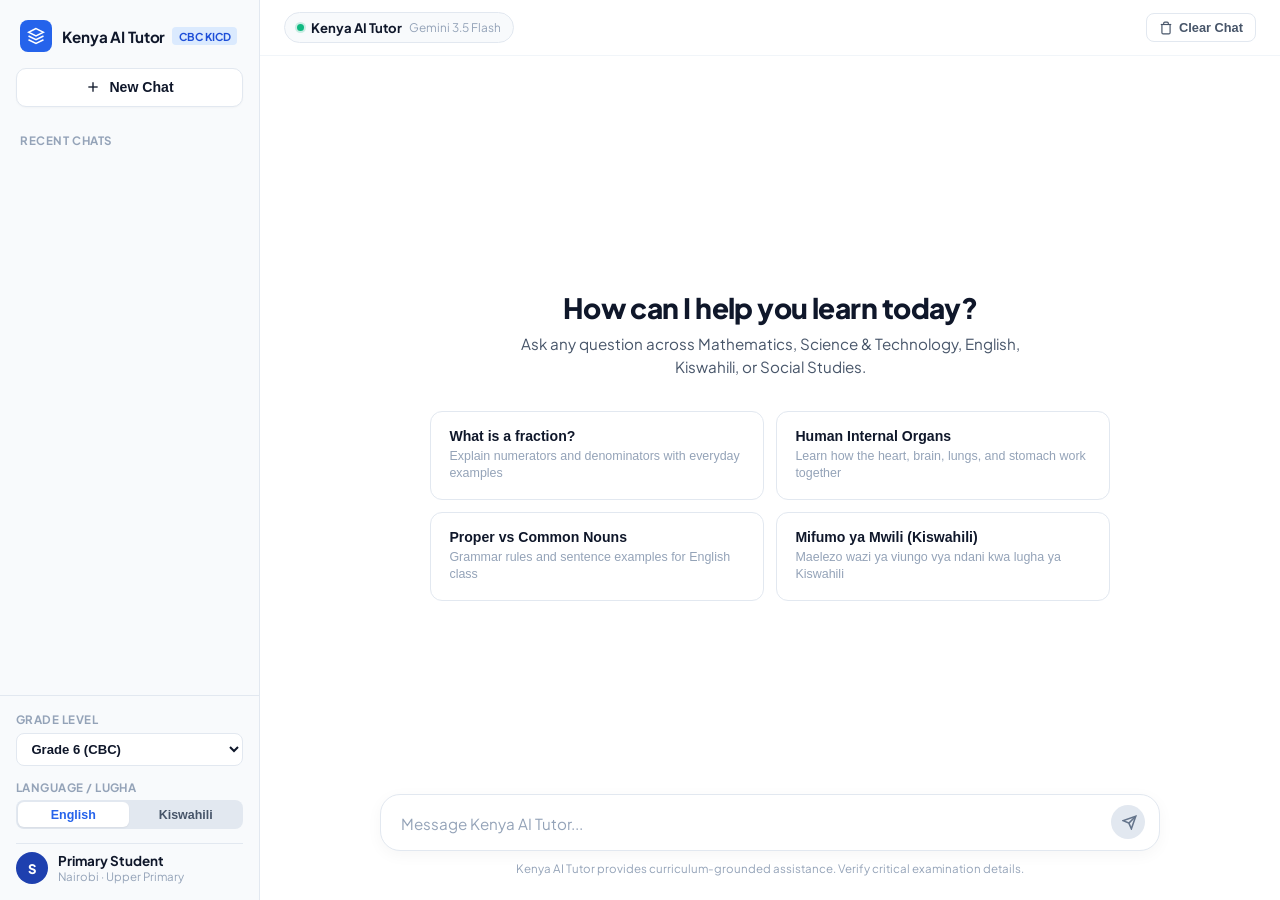
<file: templates/index.html>
<!DOCTYPE html>
<html lang="en">
<head>
  <meta charset="UTF-8">
  <meta name="viewport" content="width=device-width, initial-scale=1.0">
  <title>Kenya AI Tutor — Professional Educational AI</title>
  <link rel="preconnect" href="https://fonts.googleapis.com">
  <link rel="preconnect" href="https://fonts.gstatic.com" crossorigin>
  <link href="https://fonts.googleapis.com/css2?family=Plus+Jakarta+Sans:wght@400;500;600;700;800&family=JetBrains+Mono:wght@400;500;600&display=swap" rel="stylesheet">
  <link rel="stylesheet" href="/static/css/styles.css">
</head>
<body class="chat-app">

  <!-- Left Sidebar (ChatGPT-style) -->
  <aside class="chat-sidebar" id="sidebar">
    <div class="sidebar-top">
      <div class="brand-row">
        <div class="brand-logo">
          <svg viewBox="0 0 24 24" fill="none" stroke="currentColor" stroke-width="2">
            <path d="M12 2L2 7l10 5 10-5-10-5zM2 17l10 5 10-5M2 12l10 5 10-5"/>
          </svg>
        </div>
        <div class="brand-info">
          <span class="brand-name">Kenya AI Tutor</span>
          <span class="brand-badge">CBC KICD</span>
        </div>
      </div>

      <button type="button" class="btn-new-chat" id="btn-new-chat">
        <svg viewBox="0 0 24 24" fill="none" stroke="currentColor" stroke-width="2">
          <line x1="12" y1="5" x2="12" y2="19"></line>
          <line x1="5" y1="12" x2="19" y2="12"></line>
        </svg>
        <span>New Chat</span>
      </button>
    </div>

    <!-- Conversations / Recent Questions -->
    <div class="sidebar-history-section">
      <div class="history-label">Recent Chats</div>
      <div class="history-list" id="history-list">
        <!-- Rendered dynamically -->
      </div>
    </div>

    <!-- Sidebar Bottom Controls -->
    <div class="sidebar-bottom">
      <!-- Grade selector -->
      <div class="control-row">
        <label for="grade-select" class="sidebar-label">Grade Level</label>
        <select id="grade-select" class="select-field">
          <option value="4">Grade 4 (CBC)</option>
          <option value="5">Grade 5 (CBC)</option>
          <option value="6" selected>Grade 6 (CBC)</option>
          <option value="7">Grade 7 (Junior Sec)</option>
        </select>
      </div>

      <!-- Language selector -->
      <div class="control-row">
        <label class="sidebar-label">Language / Lugha</label>
        <div class="lang-switch">
          <button type="button" class="lang-btn active" id="lang-en" data-lang="en">English</button>
          <button type="button" class="lang-btn" id="lang-sw" data-lang="sw">Kiswahili</button>
        </div>
      </div>

      <!-- User footer -->
      <div class="sidebar-user">
        <div class="user-avatar">S</div>
        <div class="user-details">
          <span class="user-name">Primary Student</span>
          <span class="user-sub">Nairobi · Upper Primary</span>
        </div>
      </div>
    </div>
  </aside>

  <!-- Main Chat Workspace (Full Width, Centered Chat Container) -->
  <main class="chat-main">
    <!-- Top Minimalist Bar -->
    <header class="chat-header">
      <div class="header-left">
        <button type="button" class="btn-toggle-sidebar" id="btn-toggle-sidebar" title="Toggle Sidebar">
          <svg viewBox="0 0 24 24" fill="none" stroke="currentColor" stroke-width="2">
            <line x1="3" y1="12" x2="21" y2="12"></line>
            <line x1="3" y1="6" x2="21" y2="6"></line>
            <line x1="3" y1="18" x2="21" y2="18"></line>
          </svg>
        </button>
        <div class="model-badge">
          <span class="status-dot"></span>
          <span class="model-name">Kenya AI Tutor</span>
          <span class="model-version">Gemini 3.5 Flash</span>
        </div>
      </div>

      <div class="header-right">
        <button type="button" class="btn-header-action" id="btn-clear-chat" title="Clear current chat">
          <svg viewBox="0 0 24 24" fill="none" stroke="currentColor" stroke-width="2">
            <polyline points="3 6 5 6 21 6"></polyline>
            <path d="M19 6v14a2 2 0 0 1-2 2H7a2 2 0 0 1-2-2V6m3 0V4a2 2 0 0 1 2-2h4a2 2 0 0 1 2 2v2"></path>
          </svg>
          <span>Clear Chat</span>
        </button>
      </div>
    </header>

    <!-- Scrollable Messages Container -->
    <div class="chat-scroll-area" id="chat-scroll-area">
      <div class="chat-container" id="chat-messages">
        <!-- Initial Welcome Empty State (ChatGPT style) -->
        <div class="chat-welcome-state" id="chat-welcome-state">
          <div class="welcome-icon">
            <svg viewBox="0 0 48 48" fill="none" xmlns="http://www.w3.org/2000/svg">
              <rect width="48" height="48" rx="14" fill="#2563EB"/>
              <path d="M14 16C14 14.8954 14.8954 14 16 14H21.5C23.433 14 25 15.567 25 17.5V31C25 29.6193 23.8807 28.5 22.5 28.5H16C14.8954 28.5 14 27.6046 14 26.5V16Z" fill="white"/>
              <path d="M34 16C34 14.8954 33.1046 14 32 14H26.5C24.567 14 23 15.567 23 17.5V31C23 29.6193 24.1193 28.5 25.5 28.5H32C33.1046 28.5 34 27.6046 34 26.5V16Z" fill="#93C5FD"/>
            </svg>
          </div>
          <h1 class="welcome-title">How can I help you learn today?</h1>
          <p class="welcome-subtitle">Ask any question across Mathematics, Science & Technology, English, Kiswahili, or Social Studies.</p>

          <div class="starter-prompts-grid">
            <button type="button" class="starter-card" data-prompt="What is a fraction and how do numerators and denominators work?">
              <span class="starter-card-title">What is a fraction?</span>
              <span class="starter-card-desc">Explain numerators and denominators with everyday examples</span>
            </button>
            <button type="button" class="starter-card" data-prompt="Explain the main human internal organs and their functions in Science">
              <span class="starter-card-title">Human Internal Organs</span>
              <span class="starter-card-desc">Learn how the heart, brain, lungs, and stomach work together</span>
            </button>
            <button type="button" class="starter-card" data-prompt="What is the difference between proper nouns, common nouns, and collective nouns in English?">
              <span class="starter-card-title">Proper vs Common Nouns</span>
              <span class="starter-card-desc">Grammar rules and sentence examples for English class</span>
            </button>
            <button type="button" class="starter-card" data-prompt="Eleza muundo wa sentensi na kazi za viungo vya mwili katika Kiswahili">
              <span class="starter-card-title">Mifumo ya Mwili (Kiswahili)</span>
              <span class="starter-card-desc">Maelezo wazi ya viungo vya ndani kwa lugha ya Kiswahili</span>
            </button>
          </div>
        </div>
      </div>
    </div>

    <!-- Floating Chat Input Bar (ChatGPT / Claude Style) -->
    <div class="chat-input-wrapper">
      <div class="chat-input-box">
        <form id="chat-form" class="chat-form">
          <textarea
            id="chat-input"
            class="chat-textarea"
            rows="1"
            placeholder="Message Kenya AI Tutor..."
            required
          ></textarea>
          <button type="submit" class="btn-send" id="btn-submit" title="Send message">
            <svg viewBox="0 0 24 24" fill="none" stroke="currentColor" stroke-width="2.5">
              <line x1="22" y1="2" x2="11" y2="13"></line>
              <polygon points="22 2 15 22 11 13 2 9 22 2"></polygon>
            </svg>
          </button>
        </form>
      </div>
      <p class="input-disclaimer">
        Kenya AI Tutor provides curriculum-grounded assistance. Verify critical examination details.
      </p>
    </div>
  </main>

  <script src="/static/js/app.js"></script>
</body>
</html>
</file>
<file: static/css/styles.css>
/**
 * Kenya AI Tutor — Professional Chat LLM Stylesheet
 * High-fidelity, modern minimalist design inspired by ChatGPT & Claude
 */

:root {
  --font-sans: 'Plus Jakarta Sans', -apple-system, BlinkMacSystemFont, 'Segoe UI', Roboto, Helvetica, Arial, sans-serif;
  --font-mono: 'JetBrains Mono', ui-monospace, SFMono-Regular, Menlo, Monaco, Consolas, monospace;

  /* Colors */
  --bg-app: #f8fafc;
  --bg-sidebar: #f8fafc;
  --bg-main: #ffffff;
  --bg-card: #ffffff;
  --bg-card-hover: #f1f5f9;
  --bg-user-bubble: #f1f5f9;
  --border-light: #e2e8f0;
  --border-subtle: #f1f5f9;
  --border-focus: #2563eb;

  --text-main: #0f172a;
  --text-secondary: #475569;
  --text-muted: #94a3b8;
  --text-link: #2563eb;

  --primary-blue: #2563eb;
  --primary-blue-hover: #1d4ed8;
  --primary-light: #eff6ff;

  --sidebar-width: 260px;
  --chat-max-width: 780px;
}

* {
  margin: 0;
  padding: 0;
  box-sizing: border-box;
  -webkit-font-smoothing: antialiased;
}

body.chat-app {
  font-family: var(--font-sans);
  background: var(--bg-app);
  color: var(--text-main);
  height: 100vh;
  width: 100vw;
  overflow: hidden;
  display: flex;
}

/* ── 1. Left Sidebar ──────────────────────────────────────────────────────── */
.chat-sidebar {
  width: var(--sidebar-width);
  height: 100vh;
  background: var(--bg-sidebar);
  border-right: 1px solid var(--border-light);
  display: flex;
  flex-direction: column;
  flex-shrink: 0;
  transition: transform 0.25s ease;
  z-index: 50;
}

.sidebar-top {
  padding: 1.25rem 1rem 0.75rem 1rem;
  display: flex;
  flex-direction: column;
  gap: 1rem;
}

.brand-row {
  display: flex;
  align-items: center;
  gap: 0.65rem;
  padding: 0 0.25rem;
}

.brand-logo {
  width: 32px;
  height: 32px;
  background: var(--primary-blue);
  color: #ffffff;
  border-radius: 8px;
  display: flex;
  align-items: center;
  justify-content: center;
}

.brand-logo svg {
  width: 18px;
  height: 18px;
}

.brand-info {
  display: flex;
  align-items: center;
  gap: 0.45rem;
}

.brand-name {
  font-size: 0.95rem;
  font-weight: 700;
  color: var(--text-main);
  letter-spacing: -0.01em;
}

.brand-badge {
  font-size: 0.68rem;
  font-weight: 700;
  background: #dbeafe;
  color: #1d4ed8;
  padding: 0.15rem 0.4rem;
  border-radius: 4px;
}

.btn-new-chat {
  display: flex;
  align-items: center;
  justify-content: center;
  gap: 0.5rem;
  width: 100%;
  padding: 0.65rem 1rem;
  background: #ffffff;
  border: 1px solid var(--border-light);
  border-radius: 10px;
  color: var(--text-main);
  font-size: 0.88rem;
  font-weight: 600;
  cursor: pointer;
  transition: all 0.15s ease;
  box-shadow: 0 1px 2px rgba(0, 0, 0, 0.03);
}

.btn-new-chat:hover {
  background: #f8fafc;
  border-color: #cbd5e1;
  color: var(--primary-blue);
}

.btn-new-chat svg {
  width: 16px;
  height: 16px;
}

/* History List */
.sidebar-history-section {
  flex: 1;
  overflow-y: auto;
  padding: 0.5rem 0.75rem;
}

.history-label {
  font-size: 0.72rem;
  font-weight: 700;
  text-transform: uppercase;
  letter-spacing: 0.05em;
  color: var(--text-muted);
  padding: 0.4rem 0.5rem;
  margin-bottom: 0.25rem;
}

.history-list {
  display: flex;
  flex-direction: column;
  gap: 0.25rem;
}

.history-item {
  display: flex;
  align-items: center;
  gap: 0.6rem;
  padding: 0.55rem 0.65rem;
  border-radius: 8px;
  font-size: 0.84rem;
  color: var(--text-secondary);
  cursor: pointer;
  text-decoration: none;
  white-space: nowrap;
  overflow: hidden;
  text-overflow: ellipsis;
  transition: all 0.15s ease;
}

.history-item:hover, .history-item.active {
  background: #f1f5f9;
  color: var(--text-main);
}

.history-item svg {
  width: 14px;
  height: 14px;
  flex-shrink: 0;
  color: var(--text-muted);
}

/* Sidebar Bottom Controls */
.sidebar-bottom {
  padding: 1rem;
  border-top: 1px solid var(--border-light);
  display: flex;
  flex-direction: column;
  gap: 0.85rem;
  background: var(--bg-sidebar);
}

.control-row {
  display: flex;
  flex-direction: column;
  gap: 0.35rem;
}

.sidebar-label {
  font-size: 0.72rem;
  font-weight: 700;
  text-transform: uppercase;
  letter-spacing: 0.04em;
  color: var(--text-muted);
}

.select-field {
  width: 100%;
  padding: 0.45rem 0.65rem;
  border-radius: 8px;
  border: 1px solid var(--border-light);
  background: #ffffff;
  color: var(--text-main);
  font-size: 0.82rem;
  font-weight: 600;
  outline: none;
  cursor: pointer;
  transition: border-color 0.15s ease;
}

.select-field:focus {
  border-color: var(--primary-blue);
}

.lang-switch {
  display: flex;
  background: #e2e8f0;
  border-radius: 8px;
  padding: 2px;
  gap: 2px;
}

.lang-btn {
  flex: 1;
  border: none;
  background: transparent;
  padding: 0.35rem;
  font-size: 0.78rem;
  font-weight: 600;
  color: var(--text-secondary);
  border-radius: 6px;
  cursor: pointer;
  transition: all 0.15s ease;
}

.lang-btn.active {
  background: #ffffff;
  color: var(--primary-blue);
  box-shadow: 0 1px 2px rgba(0, 0, 0, 0.05);
}

.sidebar-user {
  display: flex;
  align-items: center;
  gap: 0.65rem;
  padding-top: 0.5rem;
  border-top: 1px solid var(--border-light);
}

.user-avatar {
  width: 32px;
  height: 32px;
  border-radius: 50%;
  background: #1e40af;
  color: #ffffff;
  font-size: 0.82rem;
  font-weight: 800;
  display: flex;
  align-items: center;
  justify-content: center;
  flex-shrink: 0;
}

.user-details {
  display: flex;
  flex-direction: column;
  overflow: hidden;
}

.user-name {
  font-size: 0.84rem;
  font-weight: 700;
  color: var(--text-main);
  white-space: nowrap;
}

.user-sub {
  font-size: 0.72rem;
  color: var(--text-muted);
}

/* ── 2. Main Chat Area ────────────────────────────────────────────────────── */
.chat-main {
  flex: 1;
  height: 100vh;
  display: flex;
  flex-direction: column;
  background: var(--bg-main);
  position: relative;
  min-width: 0;
}

/* Header */
.chat-header {
  height: 56px;
  padding: 0 1.5rem;
  display: flex;
  align-items: center;
  justify-content: space-between;
  border-bottom: 1px solid var(--border-subtle);
  background: #ffffff;
  z-index: 10;
  flex-shrink: 0;
}

.header-left {
  display: flex;
  align-items: center;
  gap: 0.75rem;
}

.btn-toggle-sidebar {
  display: none;
  background: transparent;
  border: none;
  color: var(--text-secondary);
  cursor: pointer;
  padding: 0.35rem;
  border-radius: 6px;
}

.btn-toggle-sidebar svg {
  width: 20px;
  height: 20px;
}

.model-badge {
  display: flex;
  align-items: center;
  gap: 0.45rem;
  padding: 0.35rem 0.75rem;
  background: #f8fafc;
  border: 1px solid var(--border-light);
  border-radius: 9999px;
  font-size: 0.82rem;
}

.status-dot {
  width: 7px;
  height: 7px;
  background: #10b981;
  border-radius: 50%;
  box-shadow: 0 0 0 2px rgba(16, 185, 129, 0.2);
}

.model-name {
  font-weight: 700;
  color: var(--text-main);
}

.model-version {
  font-size: 0.74rem;
  color: var(--text-muted);
}

.btn-header-action {
  display: flex;
  align-items: center;
  gap: 0.4rem;
  background: transparent;
  border: 1px solid var(--border-light);
  padding: 0.4rem 0.75rem;
  border-radius: 8px;
  font-size: 0.8rem;
  font-weight: 600;
  color: var(--text-secondary);
  cursor: pointer;
  transition: all 0.15s ease;
}

.btn-header-action:hover {
  background: #f8fafc;
  color: var(--text-main);
}

.btn-header-action svg {
  width: 14px;
  height: 14px;
}

/* Scroll Area */
.chat-scroll-area {
  flex: 1;
  overflow-y: auto;
  display: flex;
  flex-direction: column;
  padding: 1.5rem 1rem;
}

.chat-container {
  width: 100%;
  max-width: var(--chat-max-width);
  margin: 0 auto;
  display: flex;
  flex-direction: column;
  gap: 1.75rem;
  flex: 1;
}

/* ── 3. Welcome Screen (ChatGPT Style) ────────────────────────────────────── */
.chat-welcome-state {
  margin: auto 0;
  display: flex;
  flex-direction: column;
  align-items: center;
  text-align: center;
  padding: 2rem 0;
}

.welcome-icon {
  margin-bottom: 1.25rem;
}

.welcome-title {
  font-size: 1.75rem;
  font-weight: 800;
  color: var(--text-main);
  letter-spacing: -0.02em;
  margin-bottom: 0.5rem;
}

.welcome-subtitle {
  font-size: 0.95rem;
  color: var(--text-secondary);
  max-width: 520px;
  line-height: 1.5;
  margin-bottom: 2rem;
}

.starter-prompts-grid {
  display: grid;
  grid-template-columns: repeat(2, 1fr);
  gap: 0.75rem;
  width: 100%;
  max-width: 680px;
}

.starter-card {
  background: #ffffff;
  border: 1px solid var(--border-light);
  border-radius: 12px;
  padding: 1rem 1.15rem;
  text-align: left;
  cursor: pointer;
  transition: all 0.15s cubic-bezier(0.16, 1, 0.3, 1);
  display: flex;
  flex-direction: column;
  gap: 0.25rem;
}

.starter-card:hover {
  background: var(--bg-card-hover);
  border-color: #cbd5e1;
  transform: translateY(-2px);
  box-shadow: 0 4px 12px rgba(0, 0, 0, 0.04);
}

.starter-card-title {
  font-size: 0.88rem;
  font-weight: 700;
  color: var(--text-main);
}

.starter-card-desc {
  font-size: 0.78rem;
  color: var(--text-muted);
  line-height: 1.4;
}

/* ── 4. Chat Turns & Messages ─────────────────────────────────────────────── */
.chat-turn {
  display: flex;
  gap: 1rem;
  width: 100%;
}

.student-turn {
  justify-content: flex-end;
}

.student-bubble {
  background: var(--bg-user-bubble);
  color: var(--text-main);
  padding: 0.85rem 1.25rem;
  border-radius: 18px 18px 4px 18px;
  font-size: 0.95rem;
  font-weight: 500;
  max-width: 80%;
  line-height: 1.5;
  box-shadow: 0 1px 2px rgba(0, 0, 0, 0.04);
}

.tutor-turn {
  justify-content: flex-start;
  align-items: flex-start;
}

.tutor-avatar-box {
  width: 32px;
  height: 32px;
  border-radius: 8px;
  background: #10b981;
  color: #ffffff;
  display: flex;
  align-items: center;
  justify-content: center;
  flex-shrink: 0;
  margin-top: 2px;
}

.tutor-avatar-box svg {
  width: 18px;
  height: 18px;
}

.tutor-body-wrap {
  flex: 1;
  display: flex;
  flex-direction: column;
  gap: 0.5rem;
}

.tutor-text {
  font-size: 0.96rem;
  line-height: 1.7;
  color: #1e293b;
}

.tutor-text p {
  margin-bottom: 0.85rem;
}

.tutor-text p:last-child {
  margin-bottom: 0;
}

.tutor-text ul {
  padding-left: 1.25rem;
  margin: 0.5rem 0 0.85rem 0;
  line-height: 1.7;
}

.tutor-text li {
  margin-bottom: 0.35rem;
}

.tutor-text strong {
  font-weight: 700;
  color: #0f172a;
}

.tutor-text hr {
  border: none;
  border-top: 1px solid var(--border-light);
  margin: 1.25rem 0;
}

.tutor-text h3, .tutor-text h4 {
  color: #0f172a;
  font-weight: 700;
  margin: 1.25rem 0 0.45rem 0;
}

.tutor-action-row {
  display: flex;
  gap: 0.5rem;
  margin-top: 0.25rem;
}

.btn-copy {
  display: inline-flex;
  align-items: center;
  gap: 0.35rem;
  background: transparent;
  border: none;
  font-size: 0.75rem;
  font-weight: 600;
  color: var(--text-muted);
  cursor: pointer;
  padding: 0.25rem 0.5rem;
  border-radius: 6px;
  transition: all 0.15s ease;
}

.btn-copy:hover {
  background: #f1f5f9;
  color: var(--text-main);
}

.btn-copy svg {
  width: 13px;
  height: 13px;
}

/* Inline Math Fractions */
.fraction-inline {
  display: inline-flex;
  flex-direction: column;
  vertical-align: middle;
  text-align: center;
  padding: 0 0.25rem;
  font-weight: 700;
  line-height: 1;
}

.fraction-inline .num {
  border-bottom: 1.5px solid currentColor;
  padding-bottom: 2px;
}

.fraction-inline .den {
  padding-top: 2px;
}

/* ── 5. Bottom Input Area (ChatGPT Style) ─────────────────────────────────── */
.chat-input-wrapper {
  padding: 0 1rem 1.5rem 1rem;
  display: flex;
  flex-direction: column;
  align-items: center;
  background: #ffffff;
  flex-shrink: 0;
}

.chat-input-box {
  width: 100%;
  max-width: var(--chat-max-width);
  background: #ffffff;
  border: 1.5px solid var(--border-light);
  border-radius: 20px;
  padding: 0.65rem 0.85rem 0.65rem 1.25rem;
  box-shadow: 0 4px 16px rgba(0, 0, 0, 0.04);
  transition: all 0.2s cubic-bezier(0.16, 1, 0.3, 1);
}

.chat-input-box:focus-within {
  border-color: #cbd5e1;
  box-shadow: 0 6px 20px rgba(0, 0, 0, 0.08);
}

.chat-form {
  display: flex;
  align-items: flex-end;
  gap: 0.75rem;
  width: 100%;
}

.chat-textarea {
  flex: 1;
  border: none;
  outline: none;
  background: transparent;
  font-family: inherit;
  font-size: 0.95rem;
  color: var(--text-main);
  resize: none;
  max-height: 160px;
  line-height: 1.5;
  padding: 0.2rem 0;
}

.chat-textarea::placeholder {
  color: #94a3b8;
}

.btn-send {
  width: 34px;
  height: 34px;
  border-radius: 50%;
  background: #e2e8f0;
  color: #64748b;
  border: none;
  display: flex;
  align-items: center;
  justify-content: center;
  cursor: pointer;
  flex-shrink: 0;
  transition: all 0.15s ease;
}

.btn-send.active, .chat-textarea:not(:placeholder-shown) + .btn-send {
  background: var(--primary-blue);
  color: #ffffff;
}

.btn-send:hover:not(:disabled) {
  background: var(--primary-blue-hover);
  color: #ffffff;
}

.btn-send:disabled {
  background: #f1f5f9;
  color: #cbd5e1;
  cursor: not-allowed;
}

.btn-send svg {
  width: 15px;
  height: 15px;
  margin-left: 2px;
}

.input-disclaimer {
  font-size: 0.72rem;
  color: var(--text-muted);
  margin-top: 0.65rem;
  text-align: center;
}

/* ── 6. Responsive Adaptations ───────────────────────────────────────────── */
@media (max-width: 768px) {
  .chat-sidebar {
    position: fixed;
    top: 0;
    left: 0;
    transform: translateX(-100%);
  }

  .chat-sidebar.open {
    transform: translateX(0);
  }

  .btn-toggle-sidebar {
    display: block;
  }

  .starter-prompts-grid {
    grid-template-columns: 1fr;
  }
}
</file>
